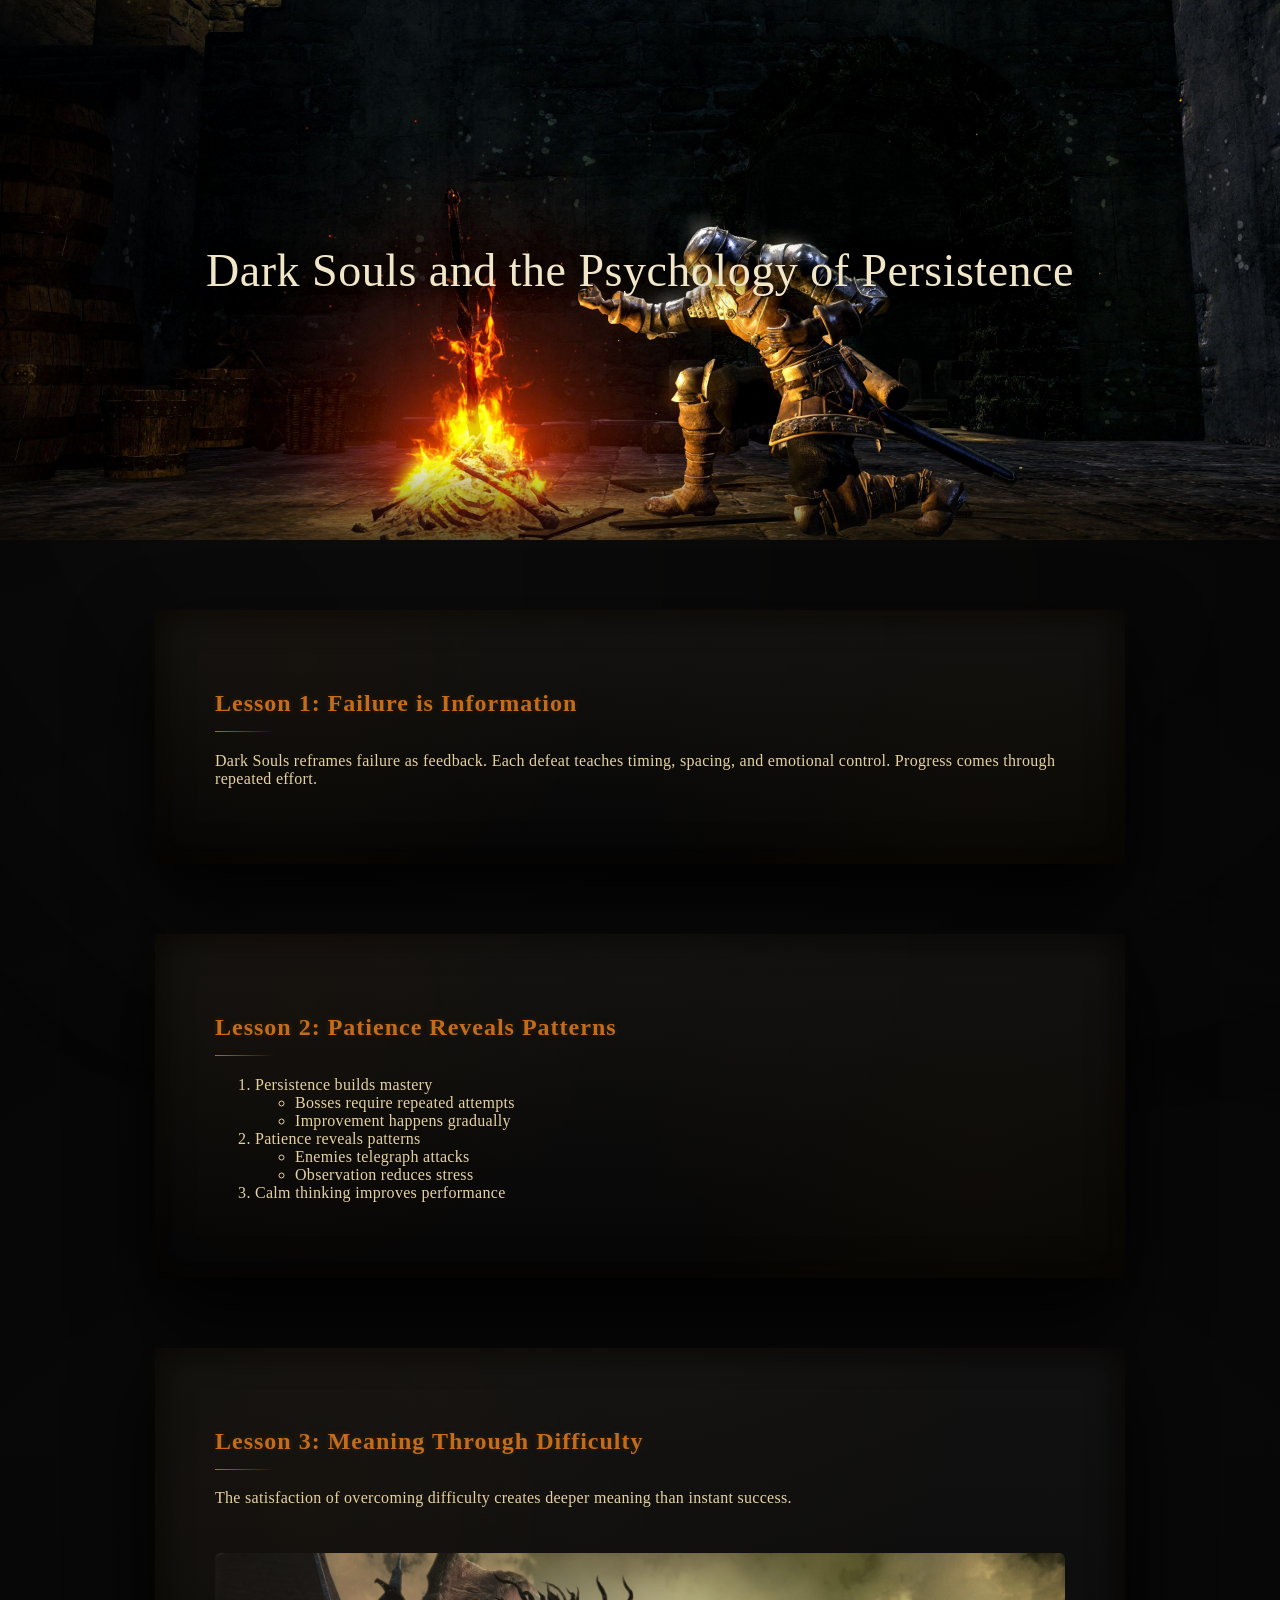
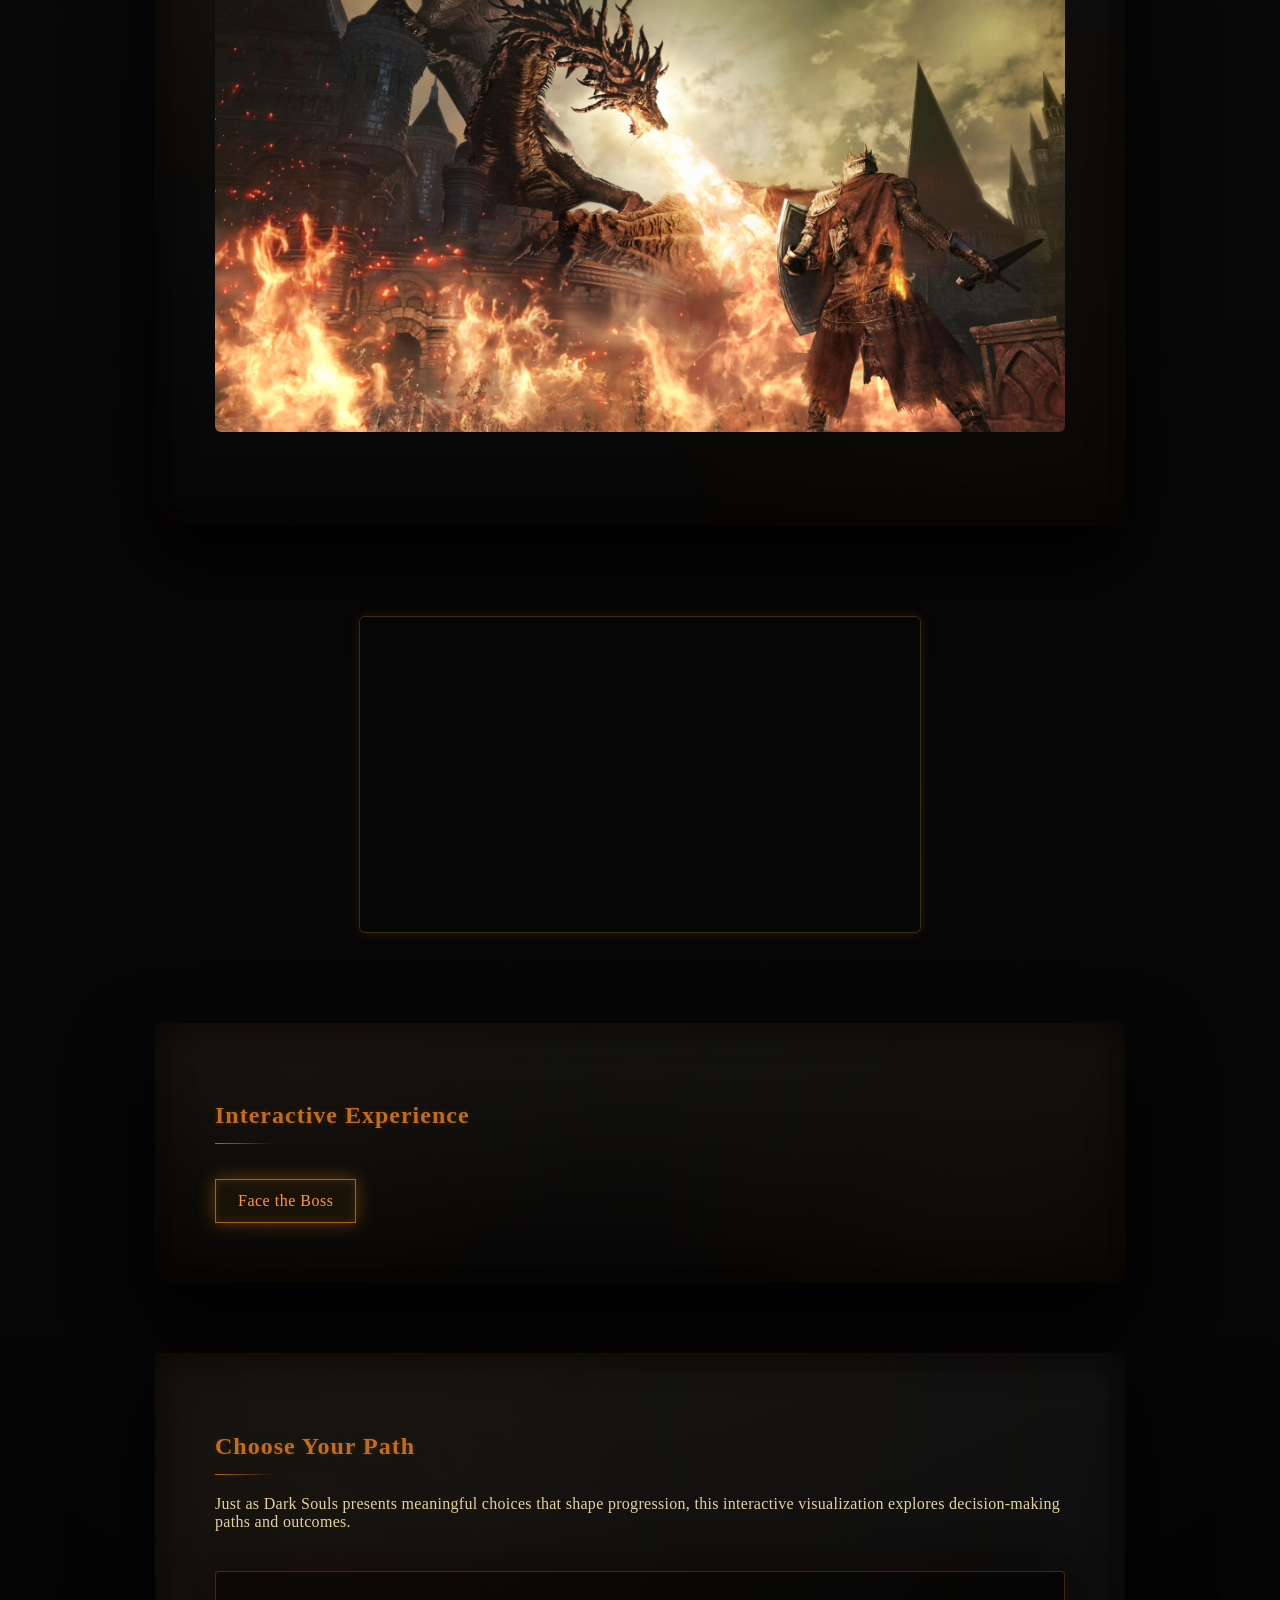
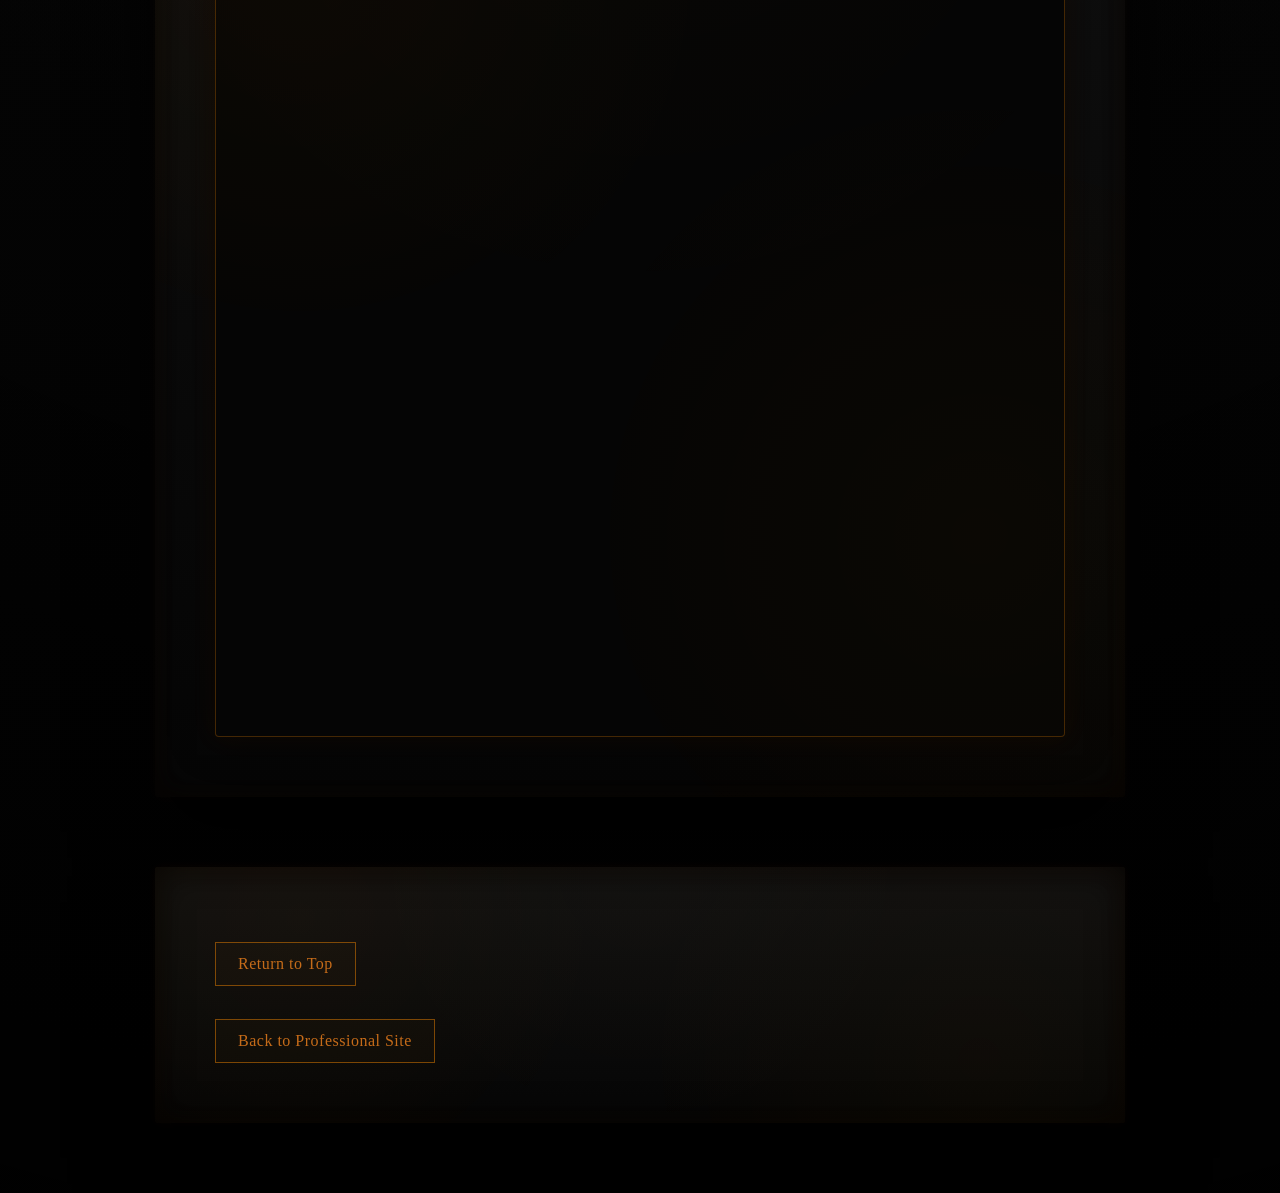
<file: fromscratch.html>
<!DOCTYPE html>

<html>

<head>

<title>Dark Souls Lessons</title>

<link rel="stylesheet" href="css/mystyles.css">

</head>



<body id="top">

<div class="cursor-light"></div>



<div class="hero"
style="background-image:url('assets/img/hiresdarksouls (3).jpg')">

Dark Souls and the Psychology of Persistence

</div>



<div class="section">

<h2>Lesson 1: Failure is Information</h2>

<p>

Dark Souls reframes failure as feedback. Each defeat teaches timing,
spacing, and emotional control. Progress comes through repeated effort.

</p>

</div>



<div class="section">

<h2>Lesson 2: Patience Reveals Patterns</h2>

<ol>

<li>Persistence builds mastery

<ul>

<li>Bosses require repeated attempts</li>

<li>Improvement happens gradually</li>

</ul>

</li>



<li>Patience reveals patterns

<ul>

<li>Enemies telegraph attacks</li>

<li>Observation reduces stress</li>

</ul>

</li>



<li>Calm thinking improves performance</li>

</ol>

</div>



<div class="section">

<h2>Lesson 3: Meaning Through Difficulty</h2>

<p>

The satisfaction of overcoming difficulty creates deeper meaning
than instant success.

</p>

<img src="assets/img/hiresdarksouls (2).jpg">

</div>



<div class="video-area">

<div class="video">

<iframe width="560" height="315"

src="https://www.youtube.com/embed/LqhtBsxAZNo"

allowfullscreen>

</iframe>

</div>

</div>



<div class="section">

<h2>Interactive Experience</h2>

<a href="aigame.html" class="boss-button">Face the Boss</a>

</div>



<div class="section">

<h2>Choose Your Path</h2>

<p>

Just as Dark Souls presents meaningful choices that shape progression, this interactive visualization explores decision-making paths and outcomes.

</p>



<div class="tableau-wrapper">

<div class='tableauPlaceholder' id='viz1776320980321'>



<noscript>

<a href='#'>

<img alt='PickCharacter'

src='https://public.tableau.com/static/images/Ta/TableauSouls_17763209357160/PickCharacter/1_rss.png'

style='border:none'/>

</a>

</noscript>



<object class='tableauViz'>

<param name='host_url' value='https://public.tableau.com/'/>

<param name='embed_code_version' value='3'/>

<param name='site_root' value=''/>

<param name='name' value='TableauSouls_17763209357160/PickCharacter'/>

<param name='tabs' value='no'/>

<param name='toolbar' value='no'/>

<param name='display_spinner' value='yes'/>

</object>



</div>

</div>



<script>

var divElement = document.getElementById("viz1776320980321");

var vizElement = divElement.getElementsByTagName("object")[0];

vizElement.style.width="100%";

vizElement.style.height="720px";

var scriptElement = document.createElement("script");

scriptElement.src="https://public.tableau.com/javascripts/api/viz_v1.js";

vizElement.parentNode.insertBefore(scriptElement, vizElement);

</script>



</div>



<div class="section">

<a href="#top">Return to Top</a>

<br><br>

<a href="index.html">Back to Professional Site</a>

</div>



<script>

const light = document.querySelector(".cursor-light");

document.addEventListener("mousemove", e => {

light.style.left = e.clientX + "px";

light.style.top = e.clientY + "px";

});

</script>



</body>

</html>
</file>
<file: css/mystyles.css>
body {

margin: 0;
font-family: Georgia, serif;
color: #e6d3a3;

background:
radial-gradient(circle at center, rgba(0,0,0,0) 40%, rgba(0,0,0,.85) 100%),
linear-gradient(#0a0a0a, #030303);

min-height: 200vh;

}


/* subtle drifting smoke */
body::before {

content: "";

position: fixed;

top: -20%;
left: -20%;

width: 140%;
height: 140%;

background:

radial-gradient(circle at 25% 35%, rgba(180,180,180,.10), transparent 45%),
radial-gradient(circle at 70% 60%, rgba(120,120,120,.08), transparent 50%),
radial-gradient(circle at 40% 80%, rgba(200,200,200,.06), transparent 40%),
radial-gradient(circle at 60% 20%, rgba(255,140,0,.04), transparent 35%);

filter: blur(85px);

opacity: .45;

animation: smokeMove 40s ease-in-out infinite alternate;

z-index: 0;

pointer-events: none;

}


/* hero image */
.hero {

height: 60vh;

background-size: cover;
background-position: center;

display: flex;
align-items: center;
justify-content: center;

font-size: 46px;

color: #f1e6c8;

letter-spacing: .5px;

text-shadow:
0 0 12px rgba(0,0,0,.85),
0 0 25px rgba(0,0,0,.6);

position: relative;

z-index: 1;

}


/* soft fade from hero into page */
.hero::after {

content:"";

position:absolute;

bottom:0;
left:0;

width:100%;
height:80px;

background: linear-gradient(
to bottom,
rgba(5,5,5,0),
rgba(5,5,5,.65)
);

pointer-events:none;

}


/* content sections */
.section {

background:

linear-gradient(
180deg,
rgba(18,18,18,.96),
rgba(6,6,6,.98)
);

padding: 60px;

margin: 70px auto;

max-width: 850px;

/* slightly imperfect edge feel */
border-radius: 3px;

/* darker outer depth */
box-shadow:

0 35px 80px rgba(0,0,0,.95),

/* inner darkness */
inset 0 0 35px rgba(0,0,0,.9),

/* faint warm wear glow */
inset 0 0 25px rgba(255,120,40,.05),

/* uneven subtle highlight */
0 0 12px rgba(255,140,0,.04);

position: relative;

z-index: 1;

}

.section::after {

content:"";

position:absolute;

inset:0;

background:

radial-gradient(circle at 15% 20%, rgba(255,140,0,.04), transparent 35%),

radial-gradient(circle at 85% 75%, rgba(255,140,0,.03), transparent 40%),

radial-gradient(circle at 50% 0%, rgba(255,180,80,.02), transparent 50%);

opacity:.8;

pointer-events:none;

}
.section {

letter-spacing:.3px;

}


/* headings */
h1, h2 {

color: #c46b1a;

letter-spacing: 1px;

text-shadow:

0 0 6px rgba(255,140,0,.25),

0 0 18px rgba(255,120,40,.08);

}


h2 {

letter-spacing: 1px;

text-shadow:
0 0 6px rgba(255,190,80,.15),
0 0 20px rgba(255,140,0,.05);

}


/* small divider line under headings */
h2::after {

content:"";

display:block;

width:60px;
height:1px;

margin-top:14px;

background: linear-gradient(
to right,
rgba(255,140,0,.7),
transparent
);

}


/* images */
img {

width: 100%;

margin: 30px 0;

border-radius: 6px;

}


/* Dark Souls style buttons */
a {

display:inline-block;

padding:12px 22px;

border:1px solid rgba(255,140,0,.45);

color:#c46b1a;

text-decoration:none;

margin-top:15px;

letter-spacing:.5px;

transition:.25s;

background: rgba(255,140,0,.02);

}

a:hover {

color:#ff9a3c;

border:1px solid rgba(255,140,0,.75);

background:rgba(255,140,0,.10);

box-shadow:

0 0 14px rgba(255,140,0,.35),

inset 0 0 6px rgba(255,180,60,.15);

transform: translateY(-1px);

}

a:hover {

color:#ff9a3c;

border:1px solid rgba(255,140,0,.75);

background:rgba(255,140,0,.10);

box-shadow:

0 0 14px rgba(255,140,0,.35),

inset 0 0 6px rgba(255,180,60,.15);

transform: translateY(-1px);

}


/* video container */
.video-area {

margin: 90px auto;

max-width: 900px;

}


/* video glow */
.video {

display:flex;

justify-content:center;

margin:80px auto;

max-width:760px;

position:relative;

}


.video iframe {

border-radius:6px;

border:1px solid rgba(212,175,55,.25);

box-shadow:
0 0 12px rgba(255,140,0,.15);

transition:.4s;

}


/* soft pulse animation */



.video:hover iframe {

box-shadow:
0 0 25px rgba(255,160,60,.35);

}


/* cursor glow */
.cursor-light {

position: fixed;

width: 160px;
height: 160px;

pointer-events: none;

background: radial-gradient(circle,
rgba(255,170,60,.16) 0%,
rgba(255,140,0,.07) 40%,
transparent 70%);

border-radius: 50%;

mix-blend-mode: screen;

z-index: 0;

transform: translate(-50%, -50%);

}


/* animations */
@keyframes pulse {

0% {

opacity:.25;
transform:scale(.995);

}

50% {

opacity:.6;
transform:scale(1.01);

}

100% {

opacity:.25;
transform:scale(.995);

}

}


@keyframes smokeMove {

0% {

transform: translate(0px, 0px);

}

50% {

transform: translate(-120px, 60px);

}

100% {

transform: translate(100px, -80px);

}

}

/* Dark Souls style scrollbar */

::-webkit-scrollbar {

width: 12px;

}

::-webkit-scrollbar-track {

background: #0b0b0b;

}

::-webkit-scrollbar-thumb {

background: linear-gradient(
180deg,
#5a2a00,
#c46b1a,
#5a2a00
);

border-radius: 6px;

border: 1px solid rgba(255,140,0,.35);

box-shadow:

0 0 8px rgba(255,140,0,.35),

inset 0 0 6px rgba(255,180,60,.25);

}

::-webkit-scrollbar-thumb:hover {

background: linear-gradient(
180deg,
#7a3a00,
#ff8c2a,
#7a3a00
);

box-shadow:

0 0 12px rgba(255,140,0,.6),

inset 0 0 8px rgba(255,200,100,.35);

}

/* special interactive button */

.boss-button {

border: 1px solid rgba(255,140,0,.65);

color: #ff9a3c;

background: rgba(255,140,0,.05);

box-shadow:

0 0 18px rgba(255,140,0,.35),

inset 0 0 8px rgba(255,180,60,.15);

animation: bossPulse 2.8s ease-in-out infinite;

}

/* stronger hover effect */

.boss-button:hover {

box-shadow:

0 0 28px rgba(255,140,0,.6),

inset 0 0 12px rgba(255,180,60,.25);

transform: translateY(-2px) scale(1.02);

}

/* pulsing glow */

@keyframes bossPulse {

0% {

box-shadow:

0 0 10px rgba(255,140,0,.25),

inset 0 0 6px rgba(255,180,60,.12);

}

50% {

box-shadow:

0 0 28px rgba(255,140,0,.55),

inset 0 0 12px rgba(255,180,60,.22);

}

100% {

box-shadow:

0 0 10px rgba(255,140,0,.25),

inset 0 0 6px rgba(255,180,60,.12);

}

}

.tableauPlaceholder{

margin-top:40px;

border:1px solid rgba(255,140,0,.25);

box-shadow:
0 0 40px rgba(0,0,0,.8),
0 0 25px rgba(255,120,0,.08);

background:#050505;

padding:20px;

border-radius:4px;

}
</file>
